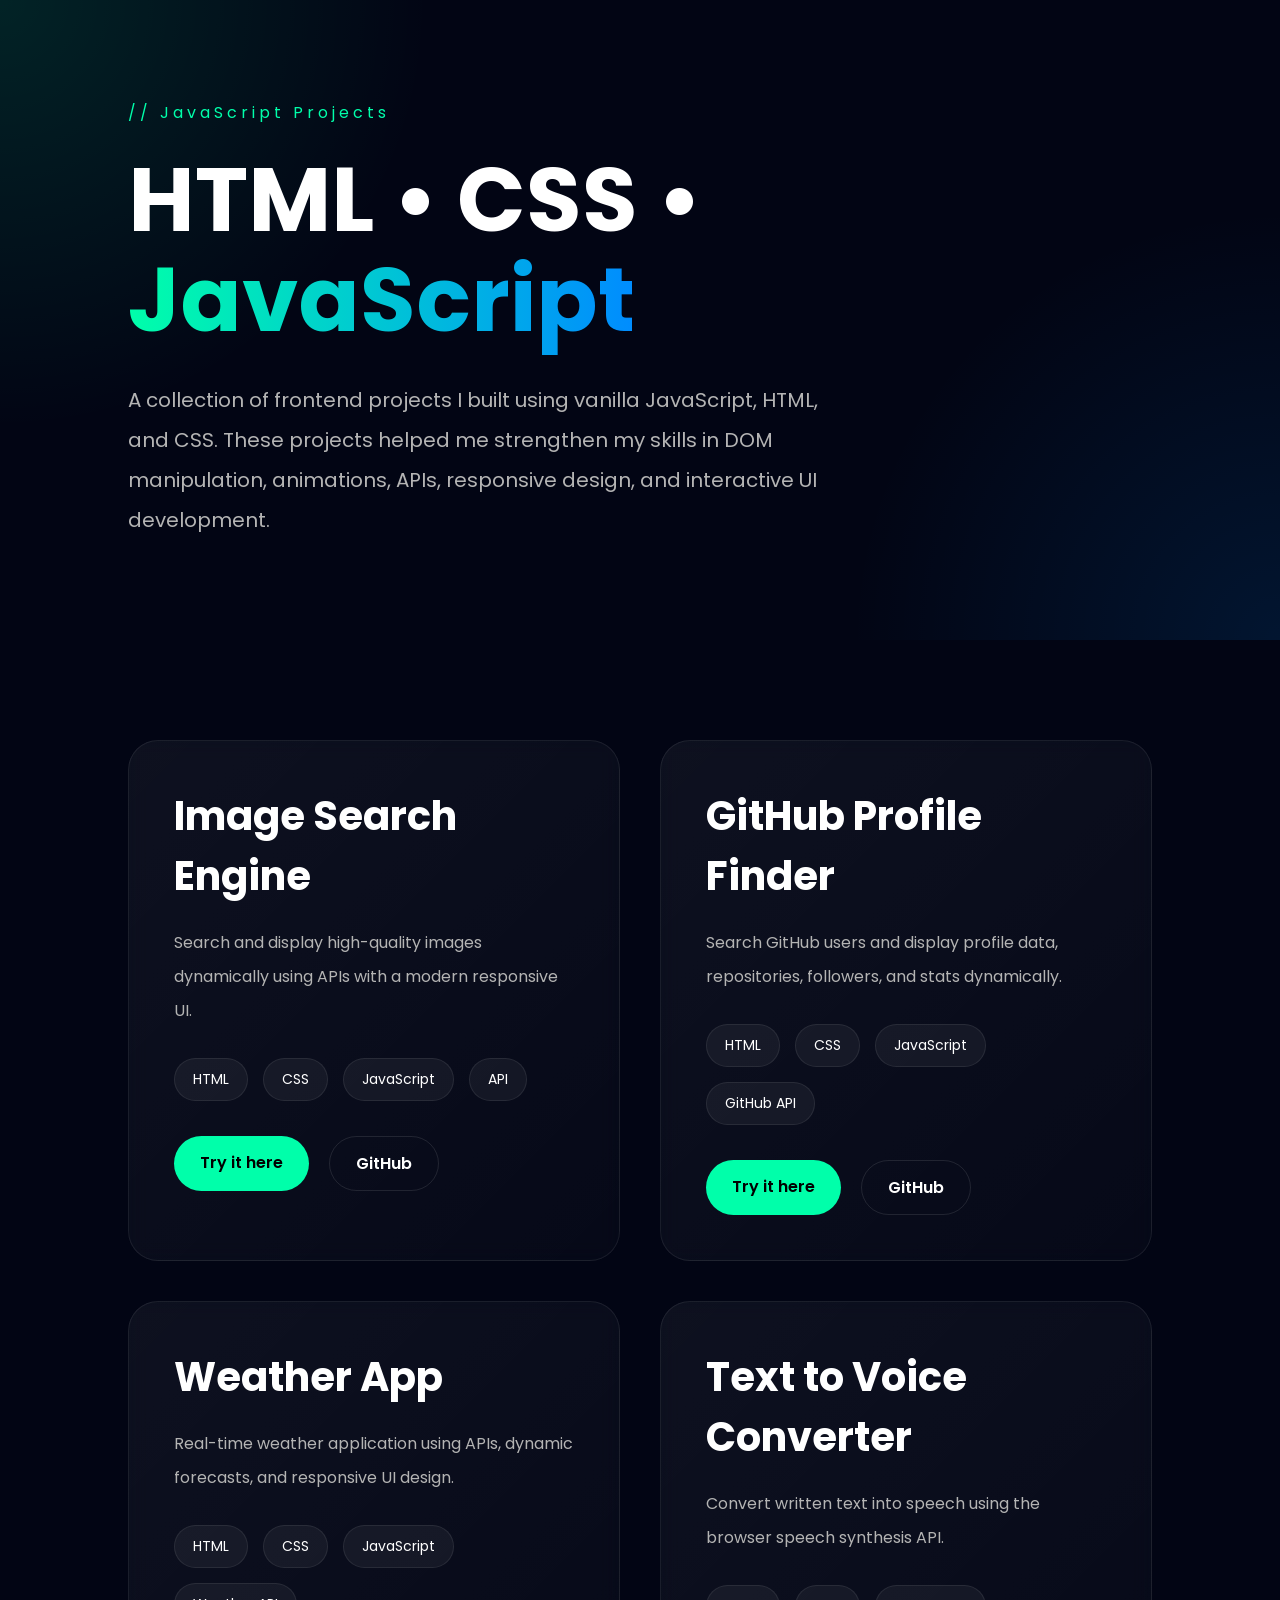
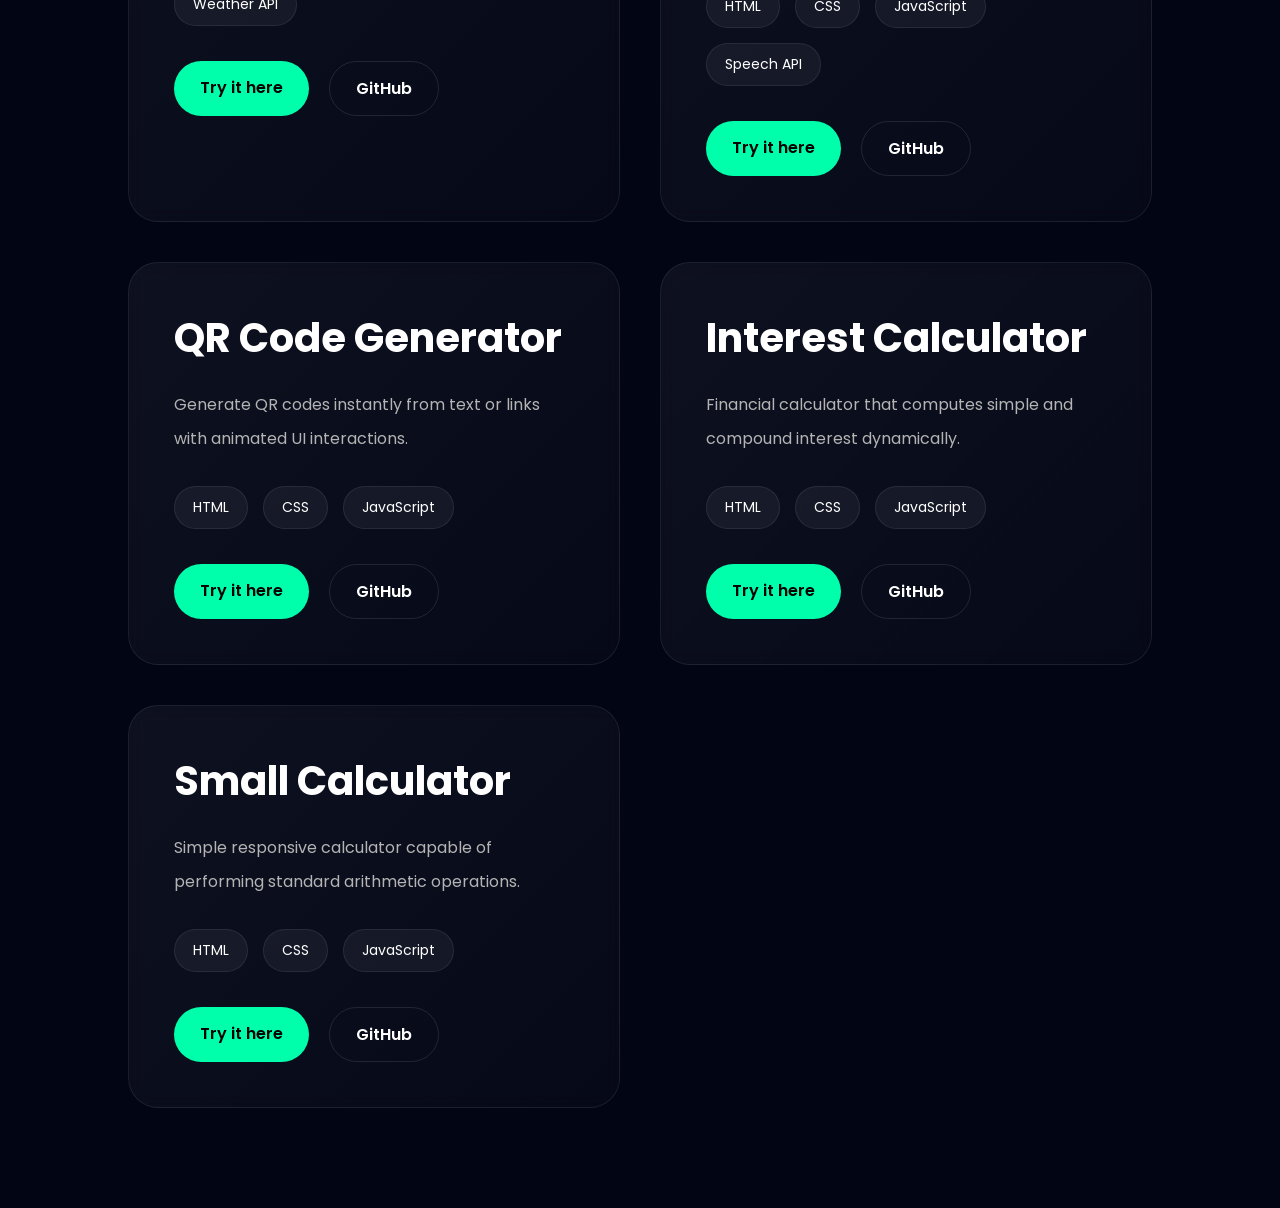
<file: web_projects.html>
<!DOCTYPE html>
<html lang="en">
<head>

    <meta charset="UTF-8">

    <meta name="viewport"
    content="width=device-width, initial-scale=1.0">

    <title>Web Projects</title>
    <link rel="icon" type="image" href="favicon.jpeg">

    <link rel="stylesheet" href="web_projects.css">

    <link rel="preconnect"
    href="https://fonts.googleapis.com">

    <link href="https://fonts.googleapis.com/css2?family=Poppins:wght@300;400;500;600;700&display=swap"
    rel="stylesheet">

</head>

<body>

    <section class="hero">

        <p class="small-title">// JavaScript Projects</p>

        <h1>

            HTML • CSS •
            <span>JavaScript</span>

        </h1>

        <p class="hero-description">

            A collection of frontend projects I built
            using vanilla JavaScript, HTML, and CSS.
            These projects helped me strengthen my
            skills in DOM manipulation, animations,
            APIs, responsive design, and interactive UI development.

        </p>

    </section>

    <!-- PROJECTS -->

    <section class="projects-section">

        <div class="projects-grid">

            <!-- MOST ATTRACTIVE -->

            <div class="project-card">

                <div class="project-content">

                    <h2>Image Search Engine</h2>

                    <p>

                        Search and display high-quality images dynamically
                        using APIs with a modern responsive UI.

                    </p>

                    <div class="tech-stack">

                        <span>HTML</span>
                        <span>CSS</span>
                        <span>JavaScript</span>
                        <span>API</span>

                    </div>

                    <div class="buttons">

                        <a href="https://js-web-projects.github.io/image-search-engine/"
                        target="_blank"
                        class="try-btn">

                            Try it here

                        </a>

                        <a href="https://github.com/js-web-projects/image-search-engine"
                        target="_blank"
                        class="github-btn">

                            GitHub

                        </a>

                    </div>

                </div>

            </div>


            <!-- 2 -->

            <div class="project-card">

                <div class="project-content">

                    <h2>GitHub Profile Finder</h2>

                    <p>

                        Search GitHub users and display profile data,
                        repositories, followers, and stats dynamically.

                    </p>

                    <div class="tech-stack">

                        <span>HTML</span>
                        <span>CSS</span>
                        <span>JavaScript</span>
                        <span>GitHub API</span>

                    </div>

                    <div class="buttons">

                        <a href="https://js-web-projects.github.io/GitHub-Profile-Finder/"
                        target="_blank"
                        class="try-btn">

                            Try it here

                        </a>

                        <a href="https://github.com/js-web-projects/GitHub-Profile-Finder"
                        target="_blank"
                        class="github-btn">

                            GitHub

                        </a>

                    </div>

                </div>

            </div>


            <!-- 3 -->

            <div class="project-card">

                <div class="project-content">

                    <h2>Weather App</h2>

                    <p>

                        Real-time weather application using APIs,
                        dynamic forecasts, and responsive UI design.

                    </p>

                    <div class="tech-stack">

                        <span>HTML</span>
                        <span>CSS</span>
                        <span>JavaScript</span>
                        <span>Weather API</span>

                    </div>

                    <div class="buttons">

                        <a href="https://js-web-projects.github.io/weather-app-javascript-"
                        target="_blank"
                        class="try-btn">

                            Try it here

                        </a>

                        <a href="https://github.com/js-web-projects/weather-app-javascript-"
                        target="_blank"
                        class="github-btn">

                            GitHub

                        </a>

                    </div>

                </div>

            </div>


            <!-- 4 -->

            <div class="project-card">

                <div class="project-content">

                    <h2>Text to Voice Converter</h2>

                    <p>

                        Convert written text into speech using the
                        browser speech synthesis API.

                    </p>

                    <div class="tech-stack">

                        <span>HTML</span>
                        <span>CSS</span>
                        <span>JavaScript</span>
                        <span>Speech API</span>

                    </div>

                    <div class="buttons">

                        <a href="https://js-web-projects.github.io/Text-to-voice-converter/"
                        target="_blank"
                        class="try-btn">

                            Try it here

                        </a>

                        <a href="https://github.com/js-web-projects/Text-to-voice-converter"
                        target="_blank"
                        class="github-btn">

                            GitHub

                        </a>

                    </div>

                </div>

            </div>


            <!-- 5 -->

            <div class="project-card">

                <div class="project-content">

                    <h2>QR Code Generator</h2>

                    <p>

                        Generate QR codes instantly from text
                        or links with animated UI interactions.

                    </p>

                    <div class="tech-stack">

                        <span>HTML</span>
                        <span>CSS</span>
                        <span>JavaScript</span>

                    </div>

                    <div class="buttons">

                        <a href="https://js-web-projects.github.io/QR-code-generator/"
                        target="_blank"
                        class="try-btn">

                            Try it here

                        </a>

                        <a href="https://github.com/js-web-projects/QR-code-generator"
                        target="_blank"
                        class="github-btn">

                            GitHub

                        </a>

                    </div>

                </div>

            </div>


            <!-- 6 -->

            <div class="project-card">

                <div class="project-content">

                    <h2>Interest Calculator</h2>

                    <p>

                        Financial calculator that computes
                        simple and compound interest dynamically.

                    </p>

                    <div class="tech-stack">

                        <span>HTML</span>
                        <span>CSS</span>
                        <span>JavaScript</span>

                    </div>

                    <div class="buttons">

                        <a href="https://github.com/js-web-projects/Interest-Calculator/actions/runs/25900635901/job/76123092357"
                        target="_blank"
                        class="try-btn">

                            Try it here

                        </a>

                        <a href="https://github.com/js-web-projects/Interest-Calculator/"
                        target="_blank"
                        class="github-btn">

                            GitHub

                        </a>

                    </div>

                </div>

            </div>


            <!-- LEAST ATTRACTIVE -->

            <div class="project-card">

                <div class="project-content">

                    <h2>Small Calculator</h2>

                    <p>

                        Simple responsive calculator capable
                        of performing standard arithmetic operations.

                    </p>

                    <div class="tech-stack">

                        <span>HTML</span>
                        <span>CSS</span>
                        <span>JavaScript</span>

                    </div>

                    <div class="buttons">

                        <a href="https://js-web-projects.github.io/Small_Calculator/"
                        target="_blank"
                        class="try-btn">

                            Try it here

                        </a>

                        <a href="https://github.com/js-web-projects/Small_Calculator/"
                        target="_blank"
                        class="github-btn">

                            GitHub

                        </a>

                    </div>

                </div>

            </div>

    </section>

</body>
</html>
</file>
<file: web_projects.css>
*{
    margin: 0;
    padding: 0;
    box-sizing: border-box;
}

body{
    background: rgb(2, 5, 20);

    color: white;

    font-family: 'Poppins', sans-serif;

    overflow-x: hidden;
}

/* HERO */

.hero{

    min-height: 60vh;

    display: flex;

    flex-direction: column;

    justify-content: center;

    padding: 100px 10%;

    background:
    radial-gradient(circle at top left,
    rgba(0,255,170,0.12),
    transparent 30%),

    radial-gradient(circle at bottom right,
    rgba(0,140,255,0.12),
    transparent 30%);
}

.small-title{

    color: rgb(0,255,170);

    letter-spacing: 4px;

    margin-bottom: 25px;
}

.hero h1{

    font-size: 90px;

    line-height: 100px;

    margin-bottom: 30px;
}

.hero h1 span{

    background: linear-gradient(
    to right,
    rgb(0,255,170),
    rgb(0,140,255));

    -webkit-background-clip: text;

    -webkit-text-fill-color: transparent;
}

.hero-description{

    width: 70%;

    color: rgb(180,180,180);

    line-height: 40px;

    font-size: 20px;
}

/* PROJECTS */

.projects-section{

    padding: 100px 10%;
}

.projects-grid{

    display: grid;

    grid-template-columns: repeat(2,1fr);

    gap: 40px;
}

/* CARD */

.project-card{

    position: relative;

    border-radius: 30px;

    overflow: hidden;

    min-height: 350px;

    background:
    linear-gradient(
    135deg,
    rgba(255,255,255,0.05),
    rgba(255,255,255,0.02));

    border: 1px solid rgba(255,255,255,0.08);

    transition: 0.5s ease;

    backdrop-filter: blur(10px);
}

.project-card:hover{

    transform: translateY(-15px);

    border-color: rgb(0,255,170);

    box-shadow:
    0 0 40px rgba(0,255,170,0.15);
}

.project-content{

    padding: 45px;
}

.project-content h2{

    font-size: 40px;

    margin-bottom: 20px;
}

.project-content p{

    color: rgb(180,180,180);

    line-height: 34px;

    margin-bottom: 30px;
}

/* TECH STACK */

.tech-stack{

    display: flex;

    gap: 15px;

    flex-wrap: wrap;

    margin-bottom: 35px;
}

.tech-stack span{

    padding: 10px 18px;

    border-radius: 30px;

    background: rgba(255,255,255,0.05);

    border: 1px solid rgba(255,255,255,0.08);

    font-size: 14px;
}

/* BUTTONS */

.buttons{

    display: flex;

    gap: 20px;
}

.try-btn,
.github-btn{

    text-decoration: none;

    padding: 14px 26px;

    border-radius: 50px;

    transition: 0.4s ease;

    font-weight: 600;
}

.try-btn{

    background: rgb(0,255,170);

    color: black;
}

.try-btn:hover{

    transform: translateY(-5px);

    box-shadow:
    0 0 30px rgba(0,255,170,0.3);
}

.github-btn{

    border: 1px solid rgba(255,255,255,0.1);

    color: white;
}

.github-btn:hover{

    background: rgba(255,255,255,0.05);

    transform: translateY(-5px);
}

/* RESPONSIVE */

@media(max-width:1000px){

    .projects-grid{
        grid-template-columns: 1fr;
    }

    .hero h1{
        font-size: 70px;
        line-height: 80px;
    }

    .hero-description{
        width: 100%;
    }
}

@media(max-width:700px){

    .hero h1{
        font-size: 50px;
        line-height: 60px;
    }

    .project-content h2{
        font-size: 30px;
    }

    .buttons{
        flex-direction: column;
    }
}
</file>
